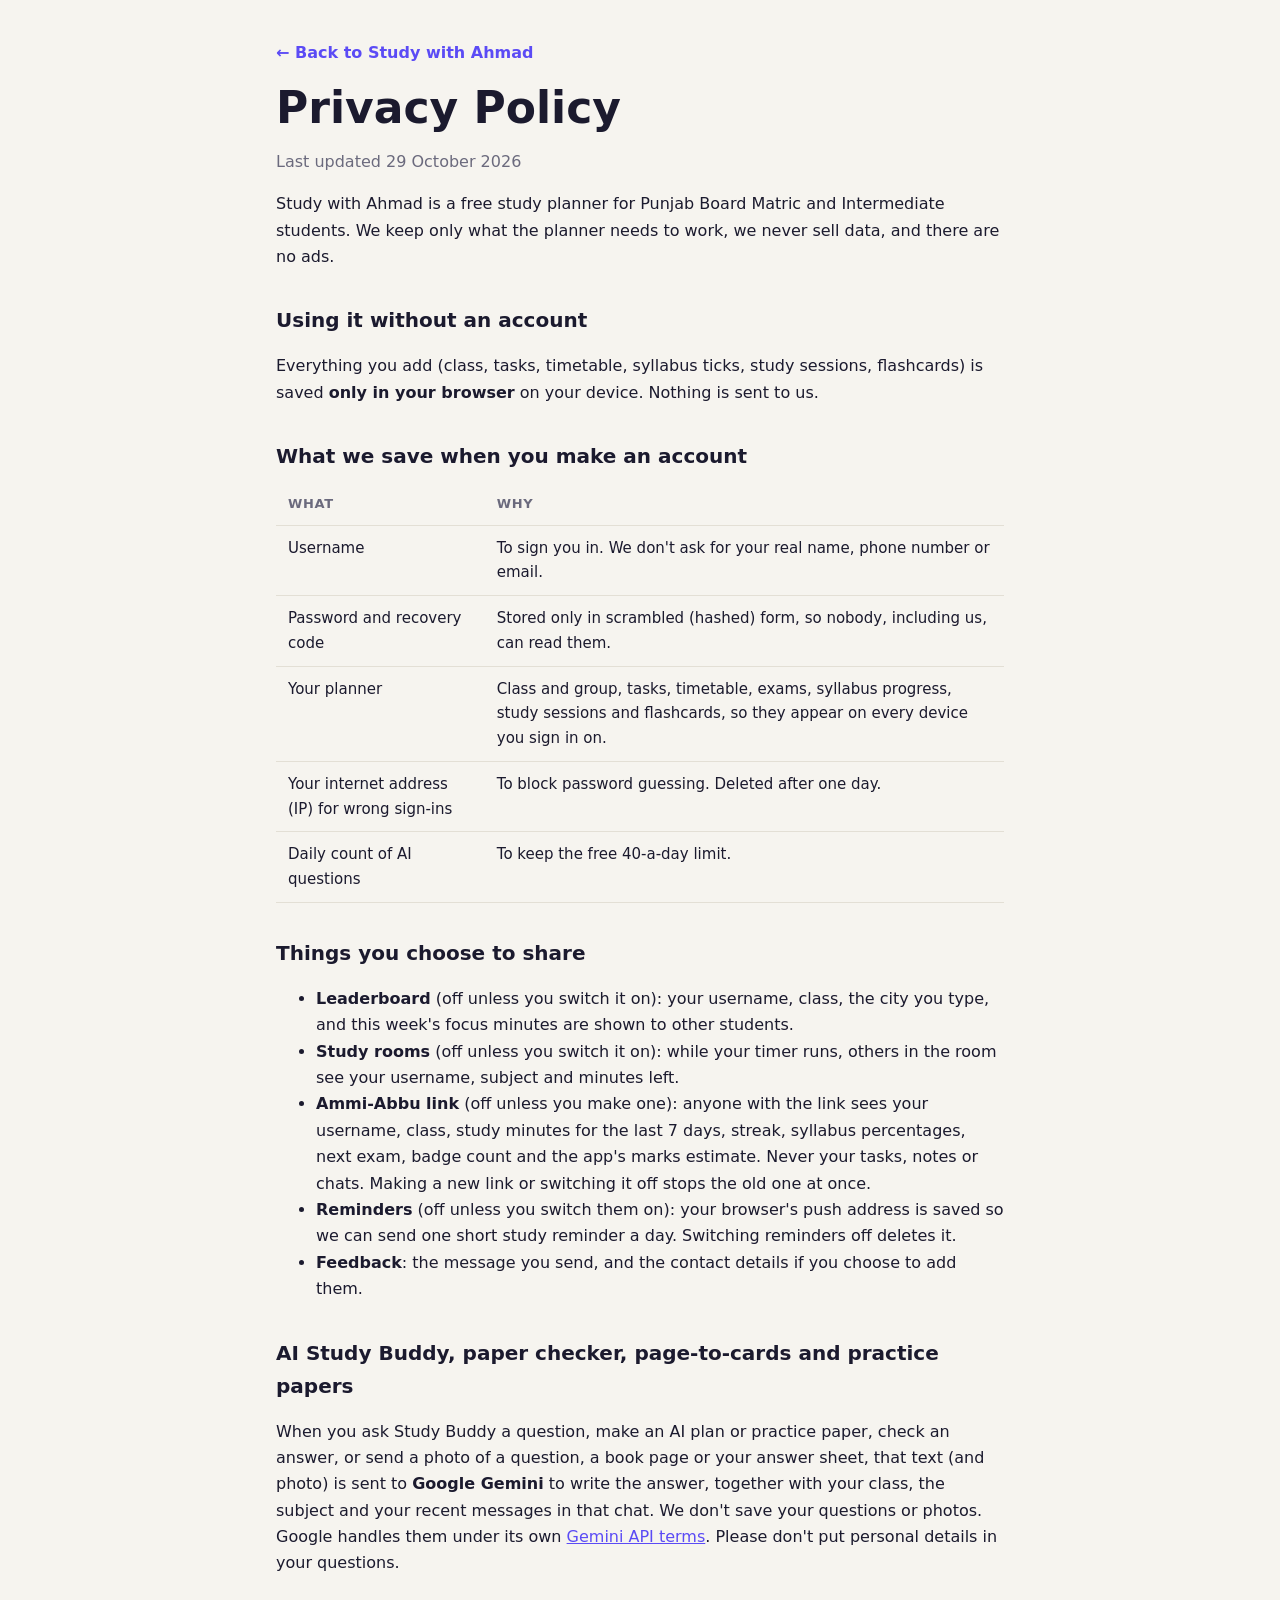
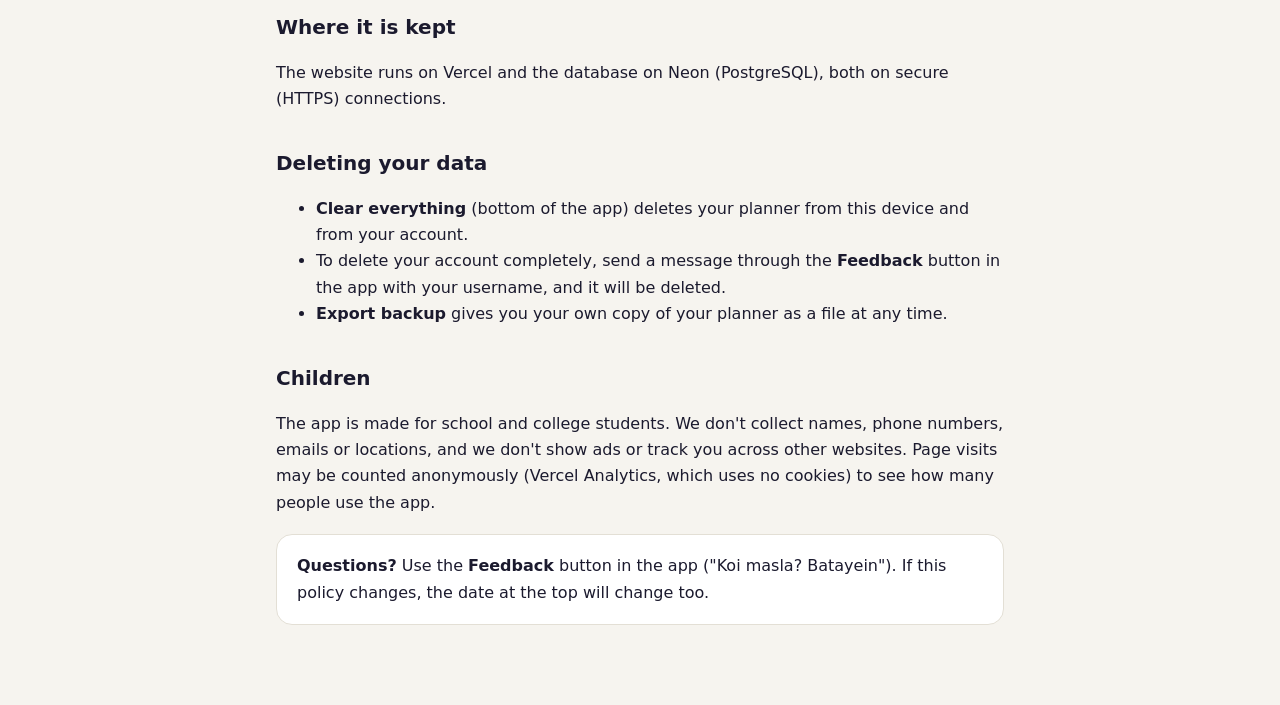
<file: public/privacy.html>
<!DOCTYPE html>
<html lang="en">
<head>
  <meta charset="UTF-8" />
  <meta name="viewport" content="width=device-width, initial-scale=1" />
  <title>Privacy Policy — Study with Ahmad</title>
  <meta name="description" content="What Study with Ahmad saves about students, why, and how to delete it." />
  <link rel="icon" href="/icons/icon-192.png" />
  <style>
    :root { --bg: #f6f4ef; --surface: #fff; --ink: #1b1a2e; --muted: #6b6a7d; --line: #e3dfd5; --primary: #5b4bf5; }
    @media (prefers-color-scheme: dark) { :root { --bg: #111019; --surface: #1b1a27; --ink: #f1effa; --muted: #a19fb6; --line: #2c2a3c; --primary: #8b7dff; } }
    * { box-sizing: border-box; }
    body { margin: 0; background: var(--bg); color: var(--ink); font: 16px/1.65 system-ui, -apple-system, "Segoe UI", sans-serif; }
    main { max-width: 760px; margin: 0 auto; padding: 40px 16px 80px; }
    a { color: var(--primary); }
    h1 { font-size: clamp(30px, 6vw, 44px); line-height: 1.1; margin: 18px 0 6px; }
    h2 { font-size: 20px; margin: 34px 0 8px; }
    .muted { color: var(--muted); }
    table { width: 100%; border-collapse: collapse; margin: 10px 0; font-size: 15px; }
    th, td { text-align: left; vertical-align: top; padding: 10px 12px; border-bottom: 1px solid var(--line); }
    th { font-size: 13px; text-transform: uppercase; letter-spacing: 0.05em; color: var(--muted); }
    .card { background: var(--surface); border: 1px solid var(--line); border-radius: 16px; padding: 18px 20px; margin-top: 18px; }
    .back { text-decoration: none; font-weight: 600; }
  </style>
</head>
<body>
<main>
  <a class="back" href="/">← Back to Study with Ahmad</a>
  <h1>Privacy Policy</h1>
  <p class="muted">Last updated 29 October 2026</p>

  <p>Study with Ahmad is a free study planner for Punjab Board Matric and Intermediate students. We keep only what the planner needs to work, we never sell data, and there are no ads.</p>

  <h2>Using it without an account</h2>
  <p>Everything you add (class, tasks, timetable, syllabus ticks, study sessions, flashcards) is saved <b>only in your browser</b> on your device. Nothing is sent to us.</p>

  <h2>What we save when you make an account</h2>
  <table>
    <tr><th>What</th><th>Why</th></tr>
    <tr><td>Username</td><td>To sign you in. We don't ask for your real name, phone number or email.</td></tr>
    <tr><td>Password and recovery code</td><td>Stored only in scrambled (hashed) form, so nobody, including us, can read them.</td></tr>
    <tr><td>Your planner</td><td>Class and group, tasks, timetable, exams, syllabus progress, study sessions and flashcards, so they appear on every device you sign in on.</td></tr>
    <tr><td>Your internet address (IP) for wrong sign-ins</td><td>To block password guessing. Deleted after one day.</td></tr>
    <tr><td>Daily count of AI questions</td><td>To keep the free 40-a-day limit.</td></tr>
  </table>

  <h2>Things you choose to share</h2>
  <ul>
    <li><b>Leaderboard</b> (off unless you switch it on): your username, class, the city you type, and this week's focus minutes are shown to other students.</li>
    <li><b>Study rooms</b> (off unless you switch it on): while your timer runs, others in the room see your username, subject and minutes left.</li>
    <li><b>Ammi-Abbu link</b> (off unless you make one): anyone with the link sees your username, class, study minutes for the last 7 days, streak, syllabus percentages, next exam, badge count and the app's marks estimate. Never your tasks, notes or chats. Making a new link or switching it off stops the old one at once.</li>
    <li><b>Reminders</b> (off unless you switch them on): your browser's push address is saved so we can send one short study reminder a day. Switching reminders off deletes it.</li>
    <li><b>Feedback</b>: the message you send, and the contact details if you choose to add them.</li>
  </ul>

  <h2>AI Study Buddy, paper checker, page-to-cards and practice papers</h2>
  <p>When you ask Study Buddy a question, make an AI plan or practice paper, check an answer, or send a photo of a question, a book page or your answer sheet, that text (and photo) is sent to <b>Google Gemini</b> to write the answer, together with your class, the subject and your recent messages in that chat. We don't save your questions or photos. Google handles them under its own <a href="https://ai.google.dev/gemini-api/terms" target="_blank" rel="noopener">Gemini API terms</a>. Please don't put personal details in your questions.</p>

  <h2>Where it is kept</h2>
  <p>The website runs on Vercel and the database on Neon (PostgreSQL), both on secure (HTTPS) connections.</p>

  <h2>Deleting your data</h2>
  <ul>
    <li><b>Clear everything</b> (bottom of the app) deletes your planner from this device and from your account.</li>
    <li>To delete your account completely, send a message through the <b>Feedback</b> button in the app with your username, and it will be deleted.</li>
    <li><b>Export backup</b> gives you your own copy of your planner as a file at any time.</li>
  </ul>

  <h2>Children</h2>
  <p>The app is made for school and college students. We don't collect names, phone numbers, emails or locations, and we don't show ads or track you across other websites. Page visits may be counted anonymously (Vercel Analytics, which uses no cookies) to see how many people use the app.</p>

  <div class="card">
    <b>Questions?</b> Use the <b>Feedback</b> button in the app ("Koi masla? Batayein"). If this policy changes, the date at the top will change too.
  </div>
</main>
</body>
</html>
</file>
